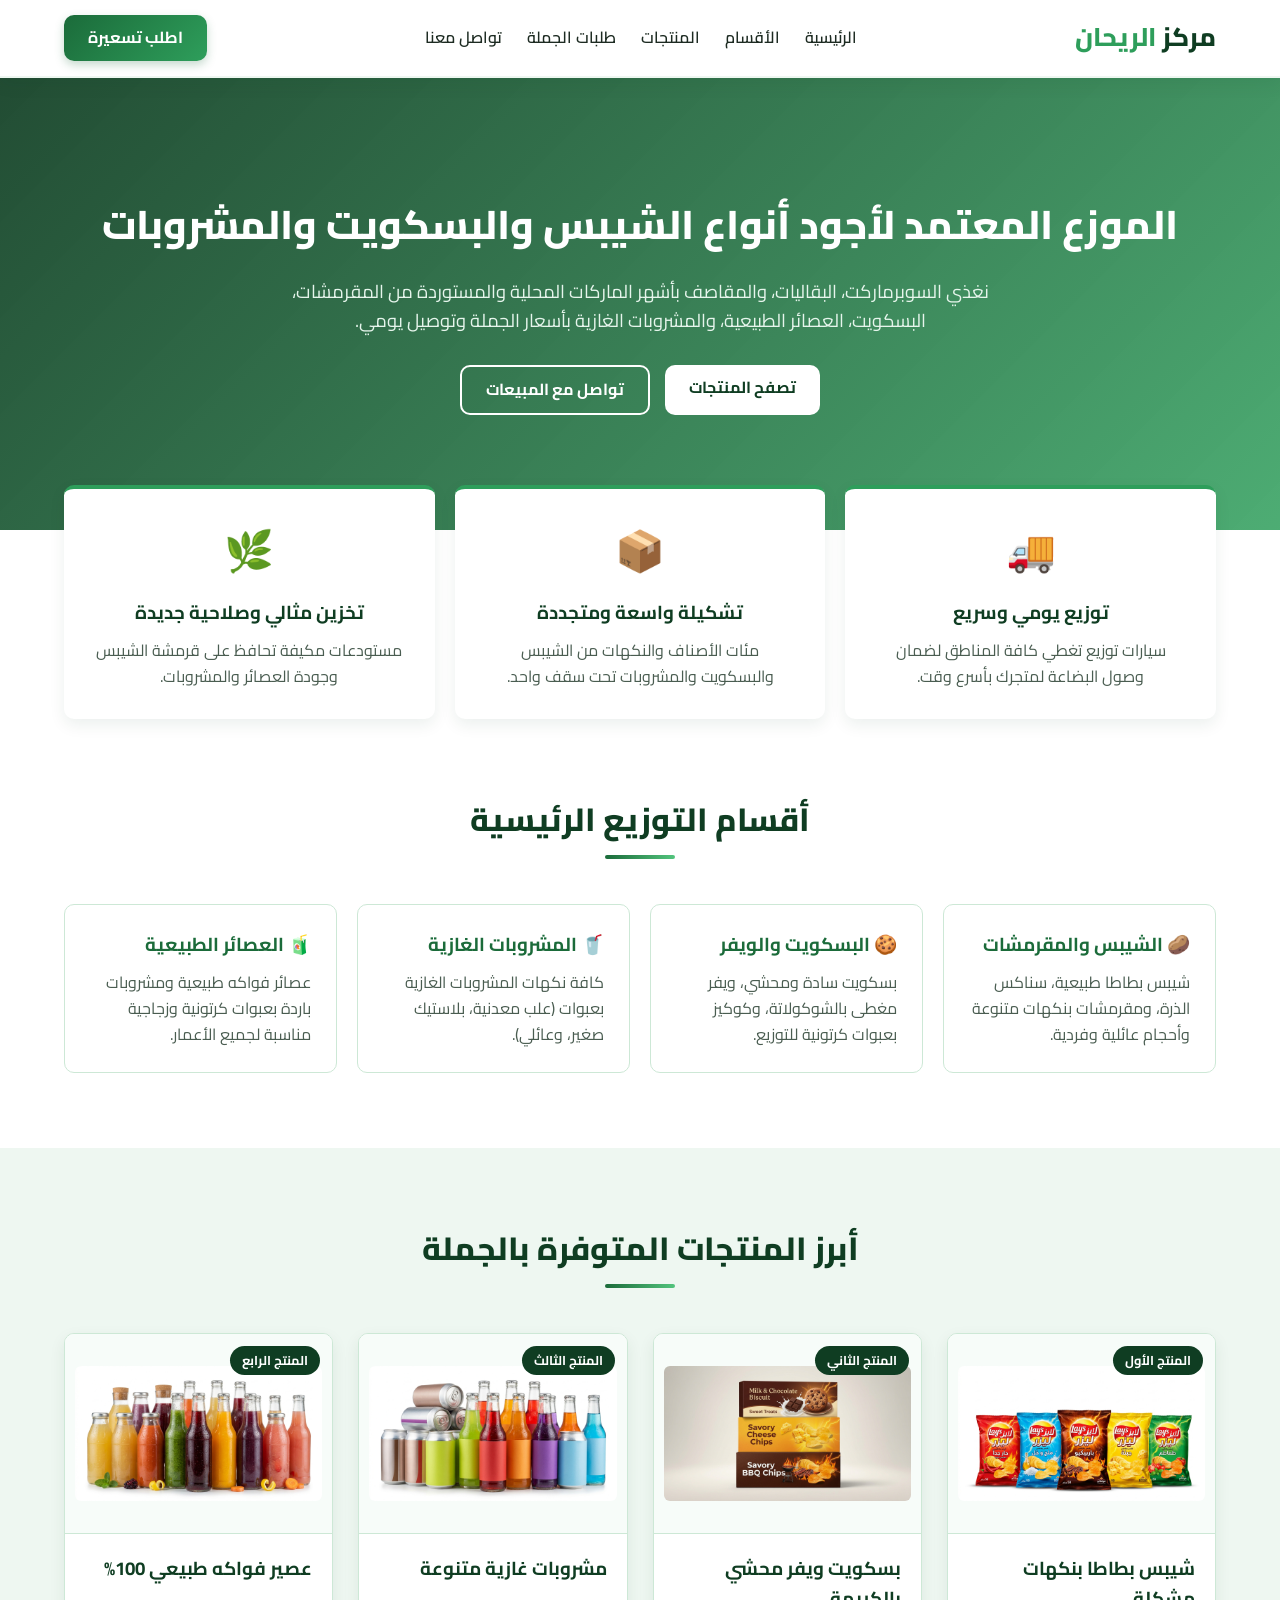
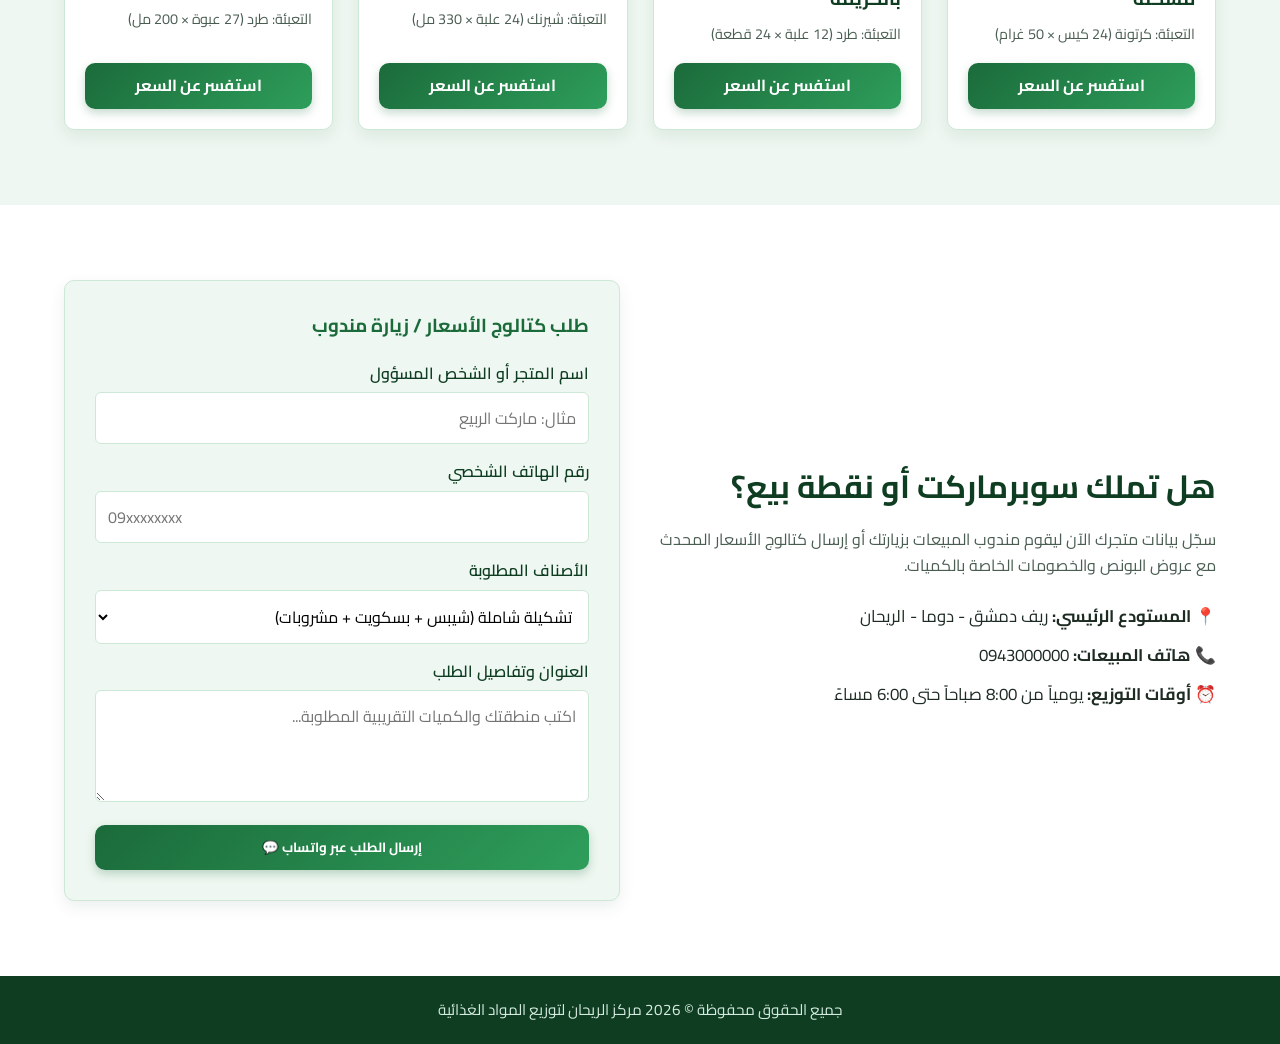
<file: index.html>
<!DOCTYPE html>
<html lang="ar" dir="rtl">
<head>
    <meta charset="UTF-8">
    <meta name="viewport" content="width=device-width, initial-scale=1.0">
    <title>مركز الريحان | لتوزيع الشيبس والبسكويت والمشروبات بالجملة</title>
    <!-- استدعاء خط عربي حديث من Google Fonts -->
    <link href="https://fonts.googleapis.com/css2?family=Cairo:wght@400;600;700;800&display=swap" rel="stylesheet">
    <!-- ربط ملف التنسيق -->
    <link rel="stylesheet" href="style.css">
</head>
<body>

    <!-- الشريط العلوي (القائمة) -->
    <header class="navbar">
        <div class="container nav-container">
            <a href="#" class="logo">مركز <span>الريحان</span></a>
            <nav>
                <ul class="nav-links">
                    <li><a href="#home">الرئيسية</a></li>
                    <li><a href="#categories">الأقسام</a></li>
                    <li><a href="#products">المنتجات</a></li>
                    <li><a href="#wholesale">طلبات الجملة</a></li>
                    <li><a href="#contact">تواصل معنا</a></li>
                </ul>
            </nav>
            <a href="#wholesale" class="btn btn-primary">اطلب تسعيرة</a>
        </div>
    </header>

    <!-- القسم الرئيسي (Hero Section) -->
    <section id="home" class="hero">
        <div class="container hero-content">
            <h1>الموزع المعتمد لأجود أنواع الشيبس والبسكويت والمشروبات</h1>
            <p>نغذي السوبرماركت، البقاليات، والمقاصف بأشهر الماركات المحلية والمستوردة من المقرمشات، البسكويت، العصائر الطبيعية، والمشروبات الغازية بأسعار الجملة وتوصيل يومي.</p>
            <div class="hero-buttons">
                <a href="#products" class="btn btn-light">تصفح المنتجات</a>
                <a href="#contact" class="btn btn-outline">تواصل مع المبيعات</a>
            </div>
        </div>
    </section>

    <!-- قسم المميزات -->
    <section class="features">
        <div class="container features-grid">
            <div class="feature-box">
                <div class="icon">🚚</div>
                <h3>توزيع يومي وسريع</h3>
                <p>سيارات توزيع تغطي كافة المناطق لضمان وصول البضاعة لمتجرك بأسرع وقت.</p>
            </div>
            <div class="feature-box">
                <div class="icon">📦</div>
                <h3>تشكيلة واسعة ومتجددة</h3>
                <p>مئات الأصناف والنكهات من الشيبس والبسكويت والمشروبات تحت سقف واحد.</p>
            </div>
            <div class="feature-box">
                <div class="icon">🌿</div>
                <h3>تخزين مثالي وصلاحية جديدة</h3>
                <p>مستودعات مكيفة تحافظ على قرمشة الشيبس وجودة العصائر والمشروبات.</p>
            </div>
        </div>
    </section>

    <!-- قسم التصنيفات -->
    <section id="categories" class="categories section-padding">
        <div class="container">
            <h2 class="section-title">أقسام التوزيع الرئيسية</h2>
            <div class="categories-grid">
                <div class="category-card">
                    <h3>🥔 الشيبس والمقرمشات</h3>
                    <p>شيبس بطاطا طبيعية، سناكس الذرة، ومقرمشات بنكهات متنوعة وأحجام عائلية وفردية.</p>
                </div>
                <div class="category-card">
                    <h3>🍪 البسكويت والويفر</h3>
                    <p>بسكويت سادة ومحشي، ويفر مغطى بالشوكولاتة، وكوكيز بعبوات كرتونية للتوزيع.</p>
                </div>
                <div class="category-card">
                    <h3>🥤 المشروبات الغازية</h3>
                    <p>كافة نكهات المشروبات الغازية بعبوات (علب معدنية، بلاستيك صغير، وعائلي).</p>
                </div>
                <div class="category-card">
                    <h3>🧃 العصائر الطبيعية</h3>
                    <p>عصائر فواكه طبيعية ومشروبات باردة بعبوات كرتونية وزجاجية مناسبة لجميع الأعمار.</p>
                </div>
            </div>
        </div>
    </section>

    <!-- قسم أبرز المنتجات -->
    <section id="products" class="products section-padding bg-green-tint">
        <div class="container">
            <h2 class="section-title">أبرز المنتجات المتوفرة بالجملة</h2>
            <div class="products-grid">
                <!-- منتج 1 -->
                <div class="product-card">
                    <div class="product-badge">المنتج الأول  </div>
                    <div class="product-img-placeholder"><img src="images/شبس.jpg"> </div>
                    <div class="product-info">
                        <h3>شيبس بطاطا بنكهات مشكلة</h3>
                        <p class="unit">التعبئة: كرتونة (24 كيس × 50 غرام)</p>
                        <a href="#wholesale" class="btn btn-primary btn-block">استفسر عن السعر</a>
                    </div>
                </div>
                <!-- منتج 2 -->
                <div class="product-card">
                    <div class="product-badge"> المنتج الثاني </div>
                    <div class="product-img-placeholder"><img src="images/بسكويت.jpg"> </div>
                    <div class="product-info">
                        <h3>بسكويت ويفر محشي بالكريمة</h3>
                        <p class="unit">التعبئة: طرد (12 علبة × 24 قطعة)</p>
                        <a href="#wholesale" class="btn btn-primary btn-block">استفسر عن السعر</a>
                    </div>
                </div>
                <!-- منتج 3 -->
                <div class="product-card">
                    <div class="product-badge"> المنتج الثالث</div>
                    <div class="product-img-placeholder"><img src="images/مشروبات غازية.jpg" >  </div>
                    <div class="product-info">
                        <h3>مشروبات غازية متنوعة</h3>
                        <p class="unit">التعبئة: شيرنك (24 علبة × 330 مل)</p>
                        <a href="#wholesale" class="btn btn-primary btn-block">استفسر عن السعر</a>
                    </div>
                </div>
                <!-- منتج 4 -->
                <div class="product-card">
                    <div class="product-badge"> المنتج الرابع</div>
                    <div class="product-img-placeholder"><img src="images/عصائر طبيعية.jpg">  </div>
                    <div class="product-info">
                        <h3>عصير فواكه طبيعي 100%</h3>
                        <p class="unit">التعبئة: طرد (27 عبوة × 200 مل)</p>
                        <a href="#wholesale" class="btn btn-primary btn-block">استفسر عن السعر</a>
                    </div>
                </div>
            </div>
        </div>
    </section>

    <!-- قسم طلبات الجملة والتواصل -->
    <section id="wholesale" class="order-section section-padding">
        <div class="container order-container">
            <div class="order-text">
                <h2>هل تملك سوبرماركت أو نقطة بيع؟</h2>
                <p>سجّل بيانات متجرك الآن ليقوم مندوب المبيعات بزيارتك أو إرسال كتالوج الأسعار المحدث مع عروض البونص والخصومات الخاصة بالكميات.</p>
                <ul class="contact-details" id="contact">
                    <li><strong>📍 المستودع الرئيسي:</strong>   ريف دمشق - دوما - الريحان  </li>
                    <li><strong>📞 هاتف المبيعات:</strong>   0943000000   </li>
                    <li><strong>⏰ أوقات التوزيع:</strong> يومياً من 8:00 صباحاً حتى 6:00 مساءً</li>
                </ul>
            </div>
            
            <!-- نموذج الطلب (مربوط بالواتساب) -->
            <form class="order-form" id="whatsappForm">
                <h3>طلب كتالوج الأسعار / زيارة مندوب</h3>
                <div class="form-group">
                    <label>اسم المتجر أو الشخص المسؤول</label>
                    <input type="text" id="storeName" placeholder="مثال: ماركت الربيع" required>
                </div>
                <div class="form-group">
                    <label>رقم الهاتف الشخصي</label>
                    <input type="tel" id="phoneNumber" placeholder="09xxxxxxxx" required>
                </div>
                <div class="form-group">
                    <label>الأصناف المطلوبة</label>
                    <select id="orderCategory">
                        <option>تشكيلة شاملة (شيبس + بسكويت + مشروبات)</option>
                        <option>قسم الشيبس والمقرمشات فقط</option>
                        <option>قسم البسكويت والويفر فقط</option>
                        <option>قسم المشروبات الغازية والعصائر</option>
                    </select>
                </div>
                <div class="form-group">
                    <label>العنوان وتفاصيل الطلب</label>
                    <textarea id="orderNotes" rows="3" placeholder="اكتب منطقتك والكميات التقريبية المطلوبة..."></textarea>
                </div>
                <button type="submit" class="btn btn-primary btn-block">إرسال الطلب عبر واتساب 💬</button>
            </form>
        </div>
    </section>

    <!-- التذييل (Footer) -->
    <footer>
        <div class="container">
            <p>جميع الحقوق محفوظة &copy; 2026   مركز الريحان لتوزيع المواد الغذائية</p>
        </div>
    </footer>

    <!-- كود الجافاسكريبت البسيط لربط النموذج بالواتساب  يعمل تلقائياً) -->
    <script>
        document.getElementById('whatsappForm').addEventListener('submit', function(e) {
            e.preventDefault(); // منع إعادة تحميل الصفحة

            // ** ضعي رقم هاتفكِ هنا بين الأقواس بدلاً من الأصفار (مع رمز الدولة بدون علامة +) **
            const myWhatsAppNumber = "96300000000"; 

            // جلب البيانات التي كتبها الزبون
            const store = document.getElementById('storeName').value;
            const phone = document.getElementById('phoneNumber').value;
            const category = document.getElementById('orderCategory').value;
            const notes = document.getElementById('orderNotes').value;

            // تنسيق رسالة الواتساب بشكل جميل ومنظم
            const message = `مرحباً، أريد طلب بضاعة للمتجر:%0a` +
                            `----------------------------------%0a` +
                            `🏪 *اسم المتجر:* ${store}%0a` +
                            `📞 *رقم الهاتف:* ${phone}%0a` +
                            `📦 *القسم المطلوب:* ${category}%0a` +
                            `📝 *الملاحظات:* ${notes}%0a` +
                            `----------------------------------`;

            // فتح تطبيق واتساب وإرسال الرسالة تلقائياً
            const whatsappURL = `https://wa.me/${myWhatsAppNumber}?text=${message}`;
            window.open(whatsappURL, '_blank');
        });
    </script>

</body>
</html>
</file>
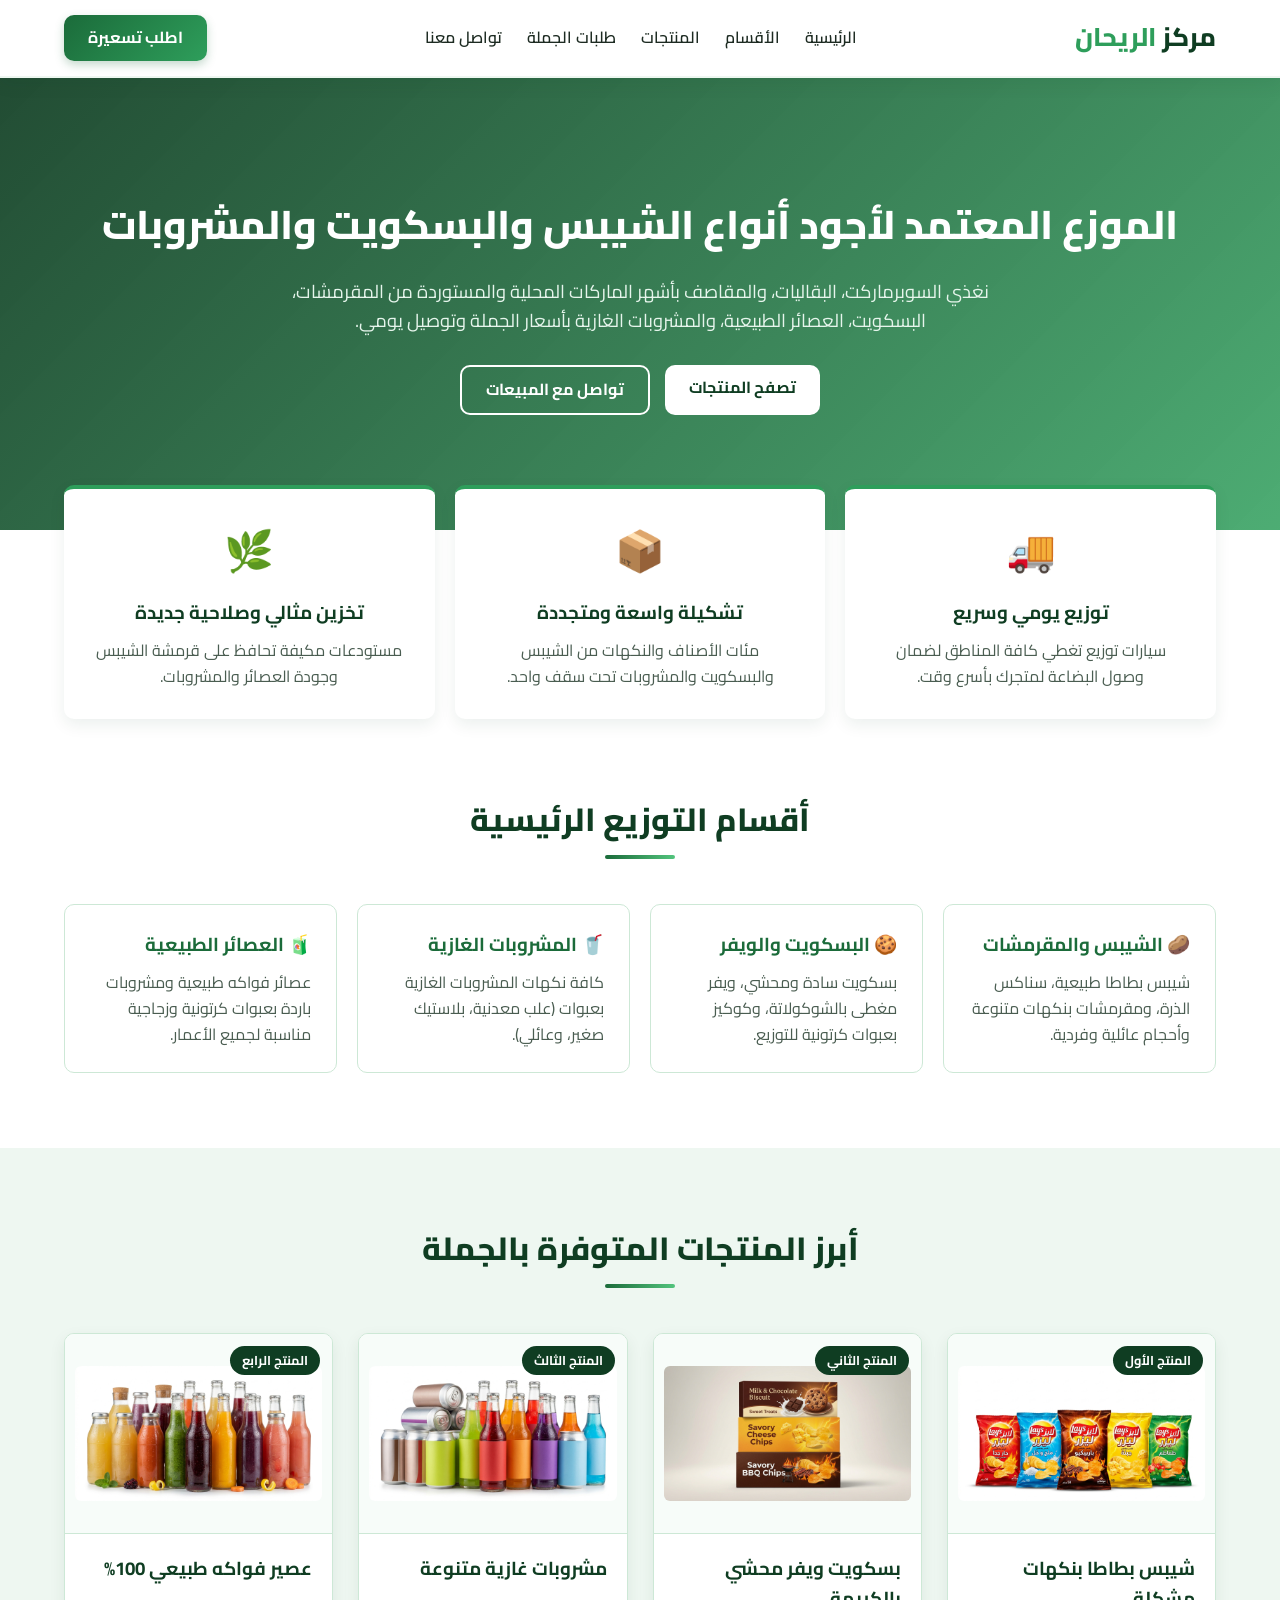
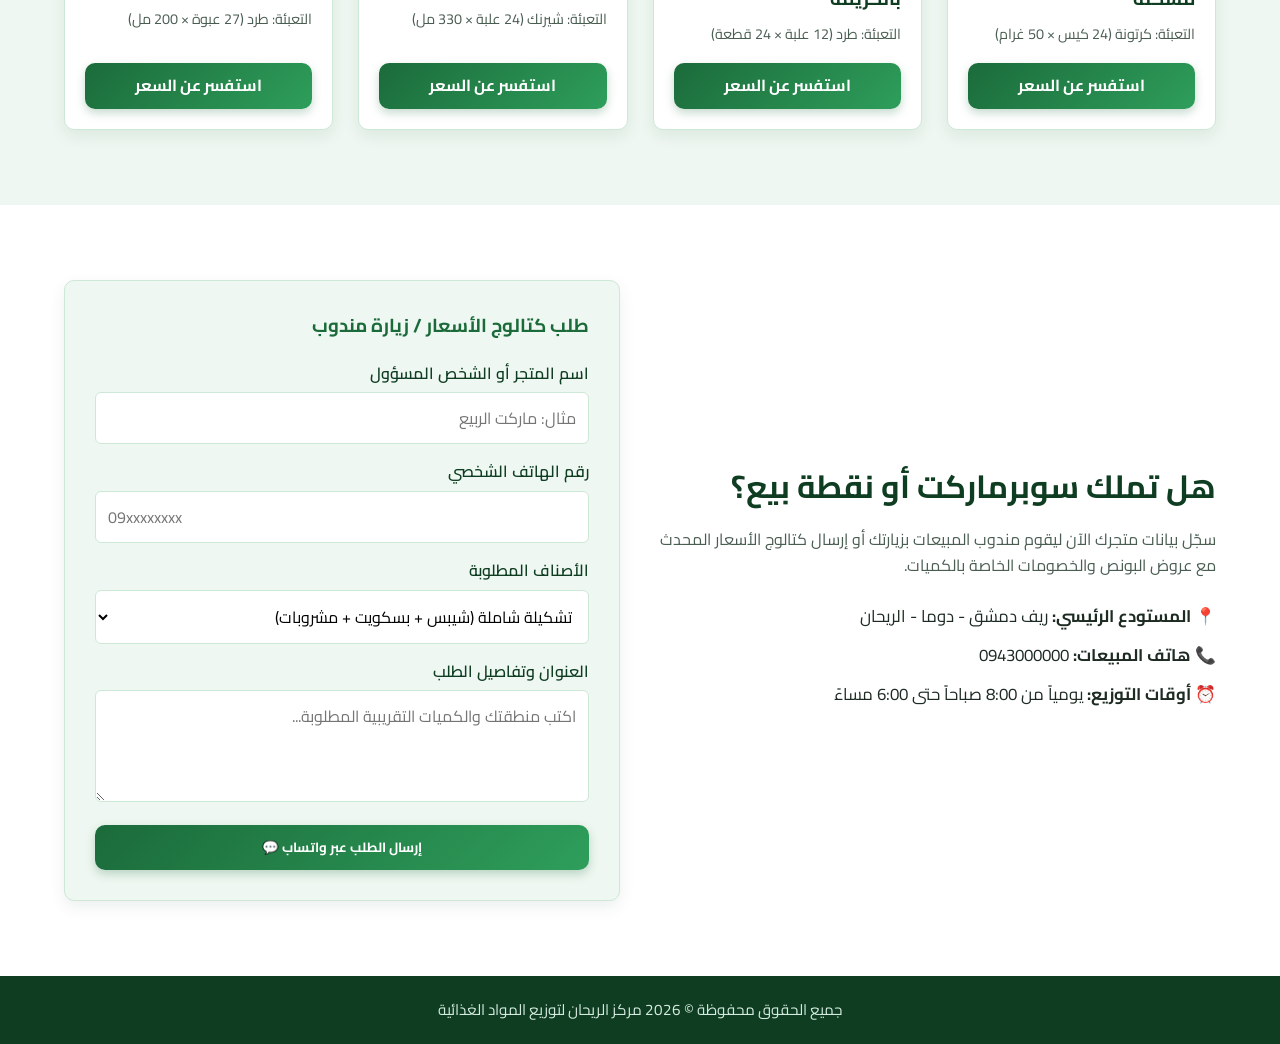
<file: store my dad/index.html>
<!DOCTYPE html>
<html lang="ar" dir="rtl">
<head>
    <meta charset="UTF-8">
    <meta name="viewport" content="width=device-width, initial-scale=1.0">
    <title>مركز الريحان | لتوزيع الشيبس والبسكويت والمشروبات بالجملة</title>
    <!-- استدعاء خط عربي حديث من Google Fonts -->
    <link href="https://fonts.googleapis.com/css2?family=Cairo:wght@400;600;700;800&display=swap" rel="stylesheet">
    <!-- ربط ملف التنسيق -->
    <link rel="stylesheet" href="style.css">
</head>
<body>

    <!-- الشريط العلوي (القائمة) -->
    <header class="navbar">
        <div class="container nav-container">
            <a href="#" class="logo">مركز <span>الريحان</span></a>
            <nav>
                <ul class="nav-links">
                    <li><a href="#home">الرئيسية</a></li>
                    <li><a href="#categories">الأقسام</a></li>
                    <li><a href="#products">المنتجات</a></li>
                    <li><a href="#wholesale">طلبات الجملة</a></li>
                    <li><a href="#contact">تواصل معنا</a></li>
                </ul>
            </nav>
            <a href="#wholesale" class="btn btn-primary">اطلب تسعيرة</a>
        </div>
    </header>

    <!-- القسم الرئيسي (Hero Section) -->
    <section id="home" class="hero">
        <div class="container hero-content">
            <h1>الموزع المعتمد لأجود أنواع الشيبس والبسكويت والمشروبات</h1>
            <p>نغذي السوبرماركت، البقاليات، والمقاصف بأشهر الماركات المحلية والمستوردة من المقرمشات، البسكويت، العصائر الطبيعية، والمشروبات الغازية بأسعار الجملة وتوصيل يومي.</p>
            <div class="hero-buttons">
                <a href="#products" class="btn btn-light">تصفح المنتجات</a>
                <a href="#contact" class="btn btn-outline">تواصل مع المبيعات</a>
            </div>
        </div>
    </section>

    <!-- قسم المميزات -->
    <section class="features">
        <div class="container features-grid">
            <div class="feature-box">
                <div class="icon">🚚</div>
                <h3>توزيع يومي وسريع</h3>
                <p>سيارات توزيع تغطي كافة المناطق لضمان وصول البضاعة لمتجرك بأسرع وقت.</p>
            </div>
            <div class="feature-box">
                <div class="icon">📦</div>
                <h3>تشكيلة واسعة ومتجددة</h3>
                <p>مئات الأصناف والنكهات من الشيبس والبسكويت والمشروبات تحت سقف واحد.</p>
            </div>
            <div class="feature-box">
                <div class="icon">🌿</div>
                <h3>تخزين مثالي وصلاحية جديدة</h3>
                <p>مستودعات مكيفة تحافظ على قرمشة الشيبس وجودة العصائر والمشروبات.</p>
            </div>
        </div>
    </section>

    <!-- قسم التصنيفات -->
    <section id="categories" class="categories section-padding">
        <div class="container">
            <h2 class="section-title">أقسام التوزيع الرئيسية</h2>
            <div class="categories-grid">
                <div class="category-card">
                    <h3>🥔 الشيبس والمقرمشات</h3>
                    <p>شيبس بطاطا طبيعية، سناكس الذرة، ومقرمشات بنكهات متنوعة وأحجام عائلية وفردية.</p>
                </div>
                <div class="category-card">
                    <h3>🍪 البسكويت والويفر</h3>
                    <p>بسكويت سادة ومحشي، ويفر مغطى بالشوكولاتة، وكوكيز بعبوات كرتونية للتوزيع.</p>
                </div>
                <div class="category-card">
                    <h3>🥤 المشروبات الغازية</h3>
                    <p>كافة نكهات المشروبات الغازية بعبوات (علب معدنية، بلاستيك صغير، وعائلي).</p>
                </div>
                <div class="category-card">
                    <h3>🧃 العصائر الطبيعية</h3>
                    <p>عصائر فواكه طبيعية ومشروبات باردة بعبوات كرتونية وزجاجية مناسبة لجميع الأعمار.</p>
                </div>
            </div>
        </div>
    </section>

    <!-- قسم أبرز المنتجات -->
    <section id="products" class="products section-padding bg-green-tint">
        <div class="container">
            <h2 class="section-title">أبرز المنتجات المتوفرة بالجملة</h2>
            <div class="products-grid">
                <!-- منتج 1 -->
                <div class="product-card">
                    <div class="product-badge">المنتج الأول  </div>
                    <div class="product-img-placeholder"><img src="images/شبس.jpg"> </div>
                    <div class="product-info">
                        <h3>شيبس بطاطا بنكهات مشكلة</h3>
                        <p class="unit">التعبئة: كرتونة (24 كيس × 50 غرام)</p>
                        <a href="#wholesale" class="btn btn-primary btn-block">استفسر عن السعر</a>
                    </div>
                </div>
                <!-- منتج 2 -->
                <div class="product-card">
                    <div class="product-badge"> المنتج الثاني </div>
                    <div class="product-img-placeholder"><img src="images/بسكويت.jpg"> </div>
                    <div class="product-info">
                        <h3>بسكويت ويفر محشي بالكريمة</h3>
                        <p class="unit">التعبئة: طرد (12 علبة × 24 قطعة)</p>
                        <a href="#wholesale" class="btn btn-primary btn-block">استفسر عن السعر</a>
                    </div>
                </div>
                <!-- منتج 3 -->
                <div class="product-card">
                    <div class="product-badge"> المنتج الثالث</div>
                    <div class="product-img-placeholder"><img src="images/مشروبات غازية.jpg" >  </div>
                    <div class="product-info">
                        <h3>مشروبات غازية متنوعة</h3>
                        <p class="unit">التعبئة: شيرنك (24 علبة × 330 مل)</p>
                        <a href="#wholesale" class="btn btn-primary btn-block">استفسر عن السعر</a>
                    </div>
                </div>
                <!-- منتج 4 -->
                <div class="product-card">
                    <div class="product-badge"> المنتج الرابع</div>
                    <div class="product-img-placeholder"><img src="images/عصائر طبيعية.jpg">  </div>
                    <div class="product-info">
                        <h3>عصير فواكه طبيعي 100%</h3>
                        <p class="unit">التعبئة: طرد (27 عبوة × 200 مل)</p>
                        <a href="#wholesale" class="btn btn-primary btn-block">استفسر عن السعر</a>
                    </div>
                </div>
            </div>
        </div>
    </section>

    <!-- قسم طلبات الجملة والتواصل -->
    <section id="wholesale" class="order-section section-padding">
        <div class="container order-container">
            <div class="order-text">
                <h2>هل تملك سوبرماركت أو نقطة بيع؟</h2>
                <p>سجّل بيانات متجرك الآن ليقوم مندوب المبيعات بزيارتك أو إرسال كتالوج الأسعار المحدث مع عروض البونص والخصومات الخاصة بالكميات.</p>
                <ul class="contact-details" id="contact">
                    <li><strong>📍 المستودع الرئيسي:</strong>   ريف دمشق - دوما - الريحان  </li>
                    <li><strong>📞 هاتف المبيعات:</strong>   0943000000   </li>
                    <li><strong>⏰ أوقات التوزيع:</strong> يومياً من 8:00 صباحاً حتى 6:00 مساءً</li>
                </ul>
            </div>
            
            <!-- نموذج الطلب (مربوط بالواتساب) -->
            <form class="order-form" id="whatsappForm">
                <h3>طلب كتالوج الأسعار / زيارة مندوب</h3>
                <div class="form-group">
                    <label>اسم المتجر أو الشخص المسؤول</label>
                    <input type="text" id="storeName" placeholder="مثال: ماركت الربيع" required>
                </div>
                <div class="form-group">
                    <label>رقم الهاتف الشخصي</label>
                    <input type="tel" id="phoneNumber" placeholder="09xxxxxxxx" required>
                </div>
                <div class="form-group">
                    <label>الأصناف المطلوبة</label>
                    <select id="orderCategory">
                        <option>تشكيلة شاملة (شيبس + بسكويت + مشروبات)</option>
                        <option>قسم الشيبس والمقرمشات فقط</option>
                        <option>قسم البسكويت والويفر فقط</option>
                        <option>قسم المشروبات الغازية والعصائر</option>
                    </select>
                </div>
                <div class="form-group">
                    <label>العنوان وتفاصيل الطلب</label>
                    <textarea id="orderNotes" rows="3" placeholder="اكتب منطقتك والكميات التقريبية المطلوبة..."></textarea>
                </div>
                <button type="submit" class="btn btn-primary btn-block">إرسال الطلب عبر واتساب 💬</button>
            </form>
        </div>
    </section>

    <!-- التذييل (Footer) -->
    <footer>
        <div class="container">
            <p>جميع الحقوق محفوظة &copy; 2026   مركز الريحان لتوزيع المواد الغذائية</p>
        </div>
    </footer>

    <!-- كود الجافاسكريبت البسيط لربط النموذج بالواتساب (  ، يعمل تلقائياً) -->
    <script>
        document.getElementById('whatsappForm').addEventListener('submit', function(e) {
            e.preventDefault(); // منع إعادة تحميل الصفحة

            // ** ضعي رقم هاتفكِ هنا بين الأقواس بدلاً من الأصفار (مع رمز الدولة بدون علامة +) **
            const myWhatsAppNumber = "96300000000"; 

            // جلب البيانات التي كتبها الزبون
            const store = document.getElementById('storeName').value;
            const phone = document.getElementById('phoneNumber').value;
            const category = document.getElementById('orderCategory').value;
            const notes = document.getElementById('orderNotes').value;

            // تنسيق رسالة الواتساب بشكل جميل ومنظم
            const message = `مرحباً، أريد طلب بضاعة للمتجر:%0a` +
                            `----------------------------------%0a` +
                            `🏪 *اسم المتجر:* ${store}%0a` +
                            `📞 *رقم الهاتف:* ${phone}%0a` +
                            `📦 *القسم المطلوب:* ${category}%0a` +
                            `📝 *الملاحظات:* ${notes}%0a` +
                            `----------------------------------`;

            // فتح تطبيق واتساب وإرسال الرسالة تلقائياً
            const whatsappURL = `https://wa.me/${myWhatsAppNumber}?text=${message}`;
            window.open(whatsappURL, '_blank');
        });
    </script>

</body>
</html>
</file>
<file: style.css>
/* لوحة الألوان المعتمدة على تدرجات الأخضر */
:root {
    --green-darkest: #0f3d22;      /* أخضر غامق جداً للعناوين والفوتر */
    --green-primary: #1b6b3a;      /* أخضر أساسي غني */
    --green-medium: #2e9e5b;       /* أخضر متوسط حيوي للأزرار والتمييز */
    --green-light: #52c47d;        /* أخضر فاتح للحدود والتأثيرات */
    --green-soft-bg: #eef7f1;      /* خلفية خضراء هادئة جداً */
    --green-mint-border: #cde8d6;  /* لون حدود البطاقات */
    --text-dark: #1d2b22;
    --text-muted: #4a5d51;
    --white: #ffffff;
    --border-radius: 10px;
    --shadow: 0 6px 16px rgba(15, 61, 34, 0.08);
}

* {
    margin: 0;
    padding: 0;
    box-sizing: border-box;
    font-family: 'Cairo', sans-serif;
}

html {
    scroll-behavior: smooth;
}

body {
    color: var(--text-dark);
    line-height: 1.6;
    background-color: var(--white);
}

.container {
    width: 90%;
    max-width: 1200px;
    margin: 0 auto;
}

.section-padding {
    padding: 75px 0;
}

.bg-green-tint {
    background-color: var(--green-soft-bg);
}

.section-title {
    text-align: center;
    font-size: 2rem;
    color: var(--green-darkest);
    margin-bottom: 45px;
    position: relative;
    font-weight: 800;
}

.section-title::after {
    content: '';
    display: block;
    width: 70px;
    height: 4px;
    background: linear-gradient(90deg, var(--green-primary), var(--green-light));
    margin: 10px auto 0;
    border-radius: 2px;
}

/* الأزرار بتدرجات الأخضر */
.btn {
    display: inline-block;
    padding: 10px 24px;
    border-radius: var(--border-radius);
    text-decoration: none;
    font-weight: 700;
    transition: all 0.3s ease;
    border: none;
    cursor: pointer;
    text-align: center;
}

.btn-primary {
    background: linear-gradient(135deg, var(--green-primary), var(--green-medium));
    color: var(--white);
    box-shadow: 0 4px 10px rgba(27, 107, 58, 0.25);
}

.btn-primary:hover {
    background: linear-gradient(135deg, var(--green-darkest), var(--green-primary));
    transform: translateY(-2px);
}

.btn-light {
    background-color: var(--white);
    color: var(--green-darkest);
}

.btn-light:hover {
    background-color: var(--green-soft-bg);
    color: var(--green-primary);
}

.btn-outline {
    border: 2px solid var(--white);
    color: var(--white);
    background: transparent;
}

.btn-outline:hover {
    background-color: var(--white);
    color: var(--green-darkest);
}

.btn-block {
    display: block;
    width: 100%;
}

/* الشريط العلوي */
.navbar {
    background-color: var(--white);
    border-bottom: 2px solid var(--green-soft-bg);
    box-shadow: var(--shadow);
    position: sticky;
    top: 0;
    z-index: 1000;
    padding: 15px 0;
}

.nav-container {
    display: flex;
    justify-content: space-between;
    align-items: center;
}

.logo {
    font-size: 1.6rem;
    font-weight: 800;
    color: var(--green-darkest);
    text-decoration: none;
}

.logo span {
    color: var(--green-medium);
}

.nav-links {
    list-style: none;
    display: flex;
    gap: 25px;
}

.nav-links a {
    text-decoration: none;
    color: var(--text-dark);
    font-weight: 600;
    transition: color 0.3s;
}

.nav-links a:hover {
    color: var(--green-medium);
}

/* القسم الرئيسي */
.hero {
    background: linear-gradient(135deg, rgba(15, 61, 34, 0.92), rgba(46, 158, 91, 0.85)), 
                url('https://images.unsplash.com/photo-1604719312566-8912e9227c6a?auto=format&fit=crop&w=1350&q=80') center/cover;
    color: var(--white);
    text-align: center;
    padding: 115px 20px;
}

.hero h1 {
    font-size: 2.5rem;
    margin-bottom: 20px;
    font-weight: 800;
}

.hero p {
    font-size: 1.15rem;
    max-width: 720px;
    margin: 0 auto 30px;
    color: #e6f5ec;
}

.hero-buttons {
    display: flex;
    justify-content: center;
    gap: 15px;
    flex-wrap: wrap;
}

/* المميزات */
.features {
    margin-top: -45px;
    position: relative;
    z-index: 10;
}

.features-grid {
    display: grid;
    grid-template-columns: repeat(auto-fit, minmax(280px, 1fr));
    gap: 20px;
}

.feature-box {
    background: var(--white);
    padding: 30px;
    border-radius: var(--border-radius);
    box-shadow: var(--shadow);
    border-top: 4px solid var(--green-medium);
    text-align: center;
}

.feature-box .icon {
    font-size: 2.5rem;
    margin-bottom: 15px;
}

.feature-box h3 {
    color: var(--green-darkest);
    margin-bottom: 10px;
}

.feature-box p {
    color: var(--text-muted);
}

/* التصنيفات */
.categories-grid {
    display: grid;
    grid-template-columns: repeat(auto-fit, minmax(250px, 1fr));
    gap: 20px;
}

.category-card {
    background-color: var(--white);
    border: 1.5px solid var(--green-mint-border);
    padding: 25px;
    border-radius: var(--border-radius);
    transition: all 0.3s ease;
}

.category-card:hover {
    transform: translateY(-5px);
    border-color: var(--green-medium);
    background-color: var(--green-soft-bg);
}

.category-card h3 {
    color: var(--green-primary);
    margin-bottom: 10px;
}

.category-card p {
    color: var(--text-muted);
}

/* المنتجات */
.products-grid {
    display: grid;
    grid-template-columns: repeat(auto-fit, minmax(260px, 1fr));
    gap: 25px;
}

.product-card {
    background: var(--white);
    border-radius: var(--border-radius);
    overflow: hidden;
    box-shadow: var(--shadow);
    border: 1px solid var(--green-mint-border);
    position: relative;
    display: flex;
    flex-direction: column;
    transition: transform 0.3s ease;
}

.product-card:hover {
    transform: translateY(-4px);
}

.product-badge {
    position: absolute;
    top: 12px;
    right: 12px;
    background-color: var(--green-darkest);
    color: var(--white);
    padding: 4px 12px;
    font-size: 0.8rem;
    border-radius: 20px;
    font-weight: 700;
}

/*.product-img-placeholder {
    height: 180px;
    background: linear-gradient(135deg, #dcf0e3, #c2e5ce);
    display: flex;
    align-items: center;
    justify-content: center;
    color: var(--green-primary);
    font-weight: 700;
}*/

.product-info {
    padding: 20px;
    flex-grow: 1;
    display: flex;
    flex-direction: column;
    justify-content: space-between;
}

.product-info h3 {
    color: var(--green-darkest);
    margin-bottom: 8px;
}

.product-info .unit {
    font-size: 0.9rem;
    color: var(--text-muted);
    margin-bottom: 18px;
}

/* قسم الطلب والتواصل */
.order-container {
    display: grid;
    grid-template-columns: 1fr 1fr;
    gap: 40px;
    align-items: center;
}

.order-text h2 {
    font-size: 2rem;
    color: var(--green-darkest);
    margin-bottom: 15px;
}

.order-text p {
    color: var(--text-muted);
}

.contact-details {
    list-style: none;
    margin-top: 25px;
}

.contact-details li {
    margin-bottom: 12px;
    font-size: 1.05rem;
    color: var(--text-dark);
}

.order-form {
    background: var(--green-soft-bg);
    padding: 30px;
    border-radius: var(--border-radius);
    border: 1px solid var(--green-mint-border);
    box-shadow: var(--shadow);
}

.order-form h3 {
    margin-bottom: 20px;
    color: var(--green-primary);
}

.form-group {
    margin-bottom: 15px;
}

.form-group label {
    display: block;
    margin-bottom: 6px;
    font-weight: 600;
    color: var(--green-darkest);
}

.form-group input,
.form-group select,
.form-group textarea {
    width: 100%;
    padding: 10px 12px;
    border: 1px solid var(--green-mint-border);
    background-color: var(--white);
    border-radius: 6px;
    font-size: 1rem;
}

.form-group input:focus,
.form-group select:focus,
.form-group textarea:focus {
    outline: none;
    border-color: var(--green-medium);
    box-shadow: 0 0 0 3px rgba(46, 158, 91, 0.15);
}

/* التذييل */
footer {
    background-color: var(--green-darkest);
    color: #d5ebe0;
    text-align: center;
    padding: 22px 0;
    font-size: 0.95rem;
}

/* التجاوب مع الشاشات الصغيرة (الموبايل) */
@media (max-width: 768px) {
    .nav-links {
        display: none;
    }
    
    .hero h1 {
        font-size: 1.85rem;
    }

    .order-container {
        grid-template-columns: 1fr;
    }
}
/* =========================================
   تنسيق صور المنتجات الحقيقية (الجديد)
   ========================================= */

/* 1. تنسيق الحاوية الرمادية الفاتحة التي تحيط بالصورة */
.product-img-placeholder {
    height: 200px; /* طول ثابت وموحد لكل بطاقات المنتجات */
    background-color: #f7fcf9; /* خلفية خضراء باهتة جداً أو رمادية لملء الفراغات */
    display: flex; /* لمركزة الصورة */
    align-items: center; /* تمركز الصورة عمودياً */
    justify-content: center; /* تمركز الصورة أفقياً */
    overflow: hidden; /* إخفاء أي جزء زائد خارج الحاوية */
    padding: 10px; /* مسافة بين الصورة وحافة البطاقة */
    border-bottom: 1px solid var(--green-mint-border); /* خط فاصلي بسيط */
}

/* 2. تنسيق الصورة الحقيقية نفسها (wsm img) */
.product-img-placeholder img {
    max-width: 100%; /* أقصى عرض هو عرض الحاوية */
    max-height: 100%; /* أقصى طول هو طول الحاوية */
    
    /* الخيار الأهم لظهور الصورة كاملة: object-fit: contain; */
    /* هذا يجعل الصورة تتقلص لتتلاءم تماماً مع المربع دون أن تُقص أو تتمدد */
    object-fit: contain; 
    
    border-radius: calc(var(--border-radius) - 4px); /* زوايا منحنية بسيطة للصورة */
}
/* =========================================
   تنسيقات خاصة بالشاشات الصغيرة (الموبايل)
   ========================================= */

@media (max-width: 768px) {
    /* 1. تبسيط الشريط العلوي (Navbar) */
    .nav-container {
        flex-direction: column; /* جعل اللوغو والقائمة فوق بعضهم */
        padding: 10px;
    }

    .nav-links {
        display: none; /* إخفاء القائمة التقليدية على الموبايل (يفضل استبدالها لاحقاً بزر قائمة hamburger) */
    }

    /* 2. تصغير حجم خط العنوان الرئيسي */
    .hero h1 {
        font-size: 1.8rem;
        padding: 0 10px;
    }

    /* 3. جعل المميزات تظهر في عمود واحد */
    .features-grid {
        grid-template-columns: 1fr; /* عمود واحد فقط بدلاً من 3 */
        gap: 15px;
    }

    /* 4. جعل تصنيفات المنتجات تظهر في عمود واحد */
    .categories-grid {
        grid-template-columns: 1fr; /* عمود واحد فقط بدلاً من 4 */
        gap: 15px;
    }

    /* 5. ترتيب المنتجات في صفين على الموبايل */
    .products-grid {
        grid-template-columns: 1fr 1fr; /* صف يحتوي على منتجين */
        gap: 10px; /* مسافة أصغر بين المنتجات */
        padding: 0 5px;
    }
    
    .product-card {
        padding: 10px;
    }
    
    .product-img-placeholder {
        height: 120px; /* تصغير حجم الصورة على الموبايل */
    }

    /* 6. تبسيط قسم طلبات الجملة */
    .order-container {
        grid-template-columns: 1fr; /* عمود واحد بدلاً من عمودين */
        gap: 20px;
        text-align: center;
    }
    
    .contact-details {
        text-align: right; /* الحفاظ على محاذاة التفاصيل جهة اليمين على الموبايل */
        padding: 0 15px;
    }
}
</file>
<file: store my dad/style.css>
/* لوحة الألوان المعتمدة على تدرجات الأخضر */
:root {
    --green-darkest: #0f3d22;      /* أخضر غامق جداً للعناوين والفوتر */
    --green-primary: #1b6b3a;      /* أخضر أساسي غني */
    --green-medium: #2e9e5b;       /* أخضر متوسط حيوي للأزرار والتمييز */
    --green-light: #52c47d;        /* أخضر فاتح للحدود والتأثيرات */
    --green-soft-bg: #eef7f1;      /* خلفية خضراء هادئة جداً */
    --green-mint-border: #cde8d6;  /* لون حدود البطاقات */
    --text-dark: #1d2b22;
    --text-muted: #4a5d51;
    --white: #ffffff;
    --border-radius: 10px;
    --shadow: 0 6px 16px rgba(15, 61, 34, 0.08);
}

* {
    margin: 0;
    padding: 0;
    box-sizing: border-box;
    font-family: 'Cairo', sans-serif;
}

html {
    scroll-behavior: smooth;
}

body {
    color: var(--text-dark);
    line-height: 1.6;
    background-color: var(--white);
}

.container {
    width: 90%;
    max-width: 1200px;
    margin: 0 auto;
}

.section-padding {
    padding: 75px 0;
}

.bg-green-tint {
    background-color: var(--green-soft-bg);
}

.section-title {
    text-align: center;
    font-size: 2rem;
    color: var(--green-darkest);
    margin-bottom: 45px;
    position: relative;
    font-weight: 800;
}

.section-title::after {
    content: '';
    display: block;
    width: 70px;
    height: 4px;
    background: linear-gradient(90deg, var(--green-primary), var(--green-light));
    margin: 10px auto 0;
    border-radius: 2px;
}

/* الأزرار بتدرجات الأخضر */
.btn {
    display: inline-block;
    padding: 10px 24px;
    border-radius: var(--border-radius);
    text-decoration: none;
    font-weight: 700;
    transition: all 0.3s ease;
    border: none;
    cursor: pointer;
    text-align: center;
}

.btn-primary {
    background: linear-gradient(135deg, var(--green-primary), var(--green-medium));
    color: var(--white);
    box-shadow: 0 4px 10px rgba(27, 107, 58, 0.25);
}

.btn-primary:hover {
    background: linear-gradient(135deg, var(--green-darkest), var(--green-primary));
    transform: translateY(-2px);
}

.btn-light {
    background-color: var(--white);
    color: var(--green-darkest);
}

.btn-light:hover {
    background-color: var(--green-soft-bg);
    color: var(--green-primary);
}

.btn-outline {
    border: 2px solid var(--white);
    color: var(--white);
    background: transparent;
}

.btn-outline:hover {
    background-color: var(--white);
    color: var(--green-darkest);
}

.btn-block {
    display: block;
    width: 100%;
}

/* الشريط العلوي */
.navbar {
    background-color: var(--white);
    border-bottom: 2px solid var(--green-soft-bg);
    box-shadow: var(--shadow);
    position: sticky;
    top: 0;
    z-index: 1000;
    padding: 15px 0;
}

.nav-container {
    display: flex;
    justify-content: space-between;
    align-items: center;
}

.logo {
    font-size: 1.6rem;
    font-weight: 800;
    color: var(--green-darkest);
    text-decoration: none;
}

.logo span {
    color: var(--green-medium);
}

.nav-links {
    list-style: none;
    display: flex;
    gap: 25px;
}

.nav-links a {
    text-decoration: none;
    color: var(--text-dark);
    font-weight: 600;
    transition: color 0.3s;
}

.nav-links a:hover {
    color: var(--green-medium);
}

/* القسم الرئيسي */
.hero {
    background: linear-gradient(135deg, rgba(15, 61, 34, 0.92), rgba(46, 158, 91, 0.85)), 
                url('https://images.unsplash.com/photo-1604719312566-8912e9227c6a?auto=format&fit=crop&w=1350&q=80') center/cover;
    color: var(--white);
    text-align: center;
    padding: 115px 20px;
}

.hero h1 {
    font-size: 2.5rem;
    margin-bottom: 20px;
    font-weight: 800;
}

.hero p {
    font-size: 1.15rem;
    max-width: 720px;
    margin: 0 auto 30px;
    color: #e6f5ec;
}

.hero-buttons {
    display: flex;
    justify-content: center;
    gap: 15px;
    flex-wrap: wrap;
}

/* المميزات */
.features {
    margin-top: -45px;
    position: relative;
    z-index: 10;
}

.features-grid {
    display: grid;
    grid-template-columns: repeat(auto-fit, minmax(280px, 1fr));
    gap: 20px;
}

.feature-box {
    background: var(--white);
    padding: 30px;
    border-radius: var(--border-radius);
    box-shadow: var(--shadow);
    border-top: 4px solid var(--green-medium);
    text-align: center;
}

.feature-box .icon {
    font-size: 2.5rem;
    margin-bottom: 15px;
}

.feature-box h3 {
    color: var(--green-darkest);
    margin-bottom: 10px;
}

.feature-box p {
    color: var(--text-muted);
}

/* التصنيفات */
.categories-grid {
    display: grid;
    grid-template-columns: repeat(auto-fit, minmax(250px, 1fr));
    gap: 20px;
}

.category-card {
    background-color: var(--white);
    border: 1.5px solid var(--green-mint-border);
    padding: 25px;
    border-radius: var(--border-radius);
    transition: all 0.3s ease;
}

.category-card:hover {
    transform: translateY(-5px);
    border-color: var(--green-medium);
    background-color: var(--green-soft-bg);
}

.category-card h3 {
    color: var(--green-primary);
    margin-bottom: 10px;
}

.category-card p {
    color: var(--text-muted);
}

/* المنتجات */
.products-grid {
    display: grid;
    grid-template-columns: repeat(auto-fit, minmax(260px, 1fr));
    gap: 25px;
}

.product-card {
    background: var(--white);
    border-radius: var(--border-radius);
    overflow: hidden;
    box-shadow: var(--shadow);
    border: 1px solid var(--green-mint-border);
    position: relative;
    display: flex;
    flex-direction: column;
    transition: transform 0.3s ease;
}

.product-card:hover {
    transform: translateY(-4px);
}

.product-badge {
    position: absolute;
    top: 12px;
    right: 12px;
    background-color: var(--green-darkest);
    color: var(--white);
    padding: 4px 12px;
    font-size: 0.8rem;
    border-radius: 20px;
    font-weight: 700;
}

/*.product-img-placeholder {
    height: 180px;
    background: linear-gradient(135deg, #dcf0e3, #c2e5ce);
    display: flex;
    align-items: center;
    justify-content: center;
    color: var(--green-primary);
    font-weight: 700;
}*/

.product-info {
    padding: 20px;
    flex-grow: 1;
    display: flex;
    flex-direction: column;
    justify-content: space-between;
}

.product-info h3 {
    color: var(--green-darkest);
    margin-bottom: 8px;
}

.product-info .unit {
    font-size: 0.9rem;
    color: var(--text-muted);
    margin-bottom: 18px;
}

/* قسم الطلب والتواصل */
.order-container {
    display: grid;
    grid-template-columns: 1fr 1fr;
    gap: 40px;
    align-items: center;
}

.order-text h2 {
    font-size: 2rem;
    color: var(--green-darkest);
    margin-bottom: 15px;
}

.order-text p {
    color: var(--text-muted);
}

.contact-details {
    list-style: none;
    margin-top: 25px;
}

.contact-details li {
    margin-bottom: 12px;
    font-size: 1.05rem;
    color: var(--text-dark);
}

.order-form {
    background: var(--green-soft-bg);
    padding: 30px;
    border-radius: var(--border-radius);
    border: 1px solid var(--green-mint-border);
    box-shadow: var(--shadow);
}

.order-form h3 {
    margin-bottom: 20px;
    color: var(--green-primary);
}

.form-group {
    margin-bottom: 15px;
}

.form-group label {
    display: block;
    margin-bottom: 6px;
    font-weight: 600;
    color: var(--green-darkest);
}

.form-group input,
.form-group select,
.form-group textarea {
    width: 100%;
    padding: 10px 12px;
    border: 1px solid var(--green-mint-border);
    background-color: var(--white);
    border-radius: 6px;
    font-size: 1rem;
}

.form-group input:focus,
.form-group select:focus,
.form-group textarea:focus {
    outline: none;
    border-color: var(--green-medium);
    box-shadow: 0 0 0 3px rgba(46, 158, 91, 0.15);
}

/* التذييل */
footer {
    background-color: var(--green-darkest);
    color: #d5ebe0;
    text-align: center;
    padding: 22px 0;
    font-size: 0.95rem;
}

/* التجاوب مع الشاشات الصغيرة (الموبايل) */
@media (max-width: 768px) {
    .nav-links {
        display: none;
    }
    
    .hero h1 {
        font-size: 1.85rem;
    }

    .order-container {
        grid-template-columns: 1fr;
    }
}
/* =========================================
   تنسيق صور المنتجات الحقيقية (الجديد)
   ========================================= */

/* 1. تنسيق الحاوية الرمادية الفاتحة التي تحيط بالصورة */
.product-img-placeholder {
    height: 200px; /* طول ثابت وموحد لكل بطاقات المنتجات */
    background-color: #f7fcf9; /* خلفية خضراء باهتة جداً أو رمادية لملء الفراغات */
    display: flex; /* لمركزة الصورة */
    align-items: center; /* تمركز الصورة عمودياً */
    justify-content: center; /* تمركز الصورة أفقياً */
    overflow: hidden; /* إخفاء أي جزء زائد خارج الحاوية */
    padding: 10px; /* مسافة بين الصورة وحافة البطاقة */
    border-bottom: 1px solid var(--green-mint-border); /* خط فاصلي بسيط */
}

/* 2. تنسيق الصورة الحقيقية نفسها (wsm img) */
.product-img-placeholder img {
    max-width: 100%; /* أقصى عرض هو عرض الحاوية */
    max-height: 100%; /* أقصى طول هو طول الحاوية */
    
    /* الخيار الأهم لظهور الصورة كاملة: object-fit: contain; */
    /* هذا يجعل الصورة تتقلص لتتلاءم تماماً مع المربع دون أن تُقص أو تتمدد */
    object-fit: contain; 
    
    border-radius: calc(var(--border-radius) - 4px); /* زوايا منحنية بسيطة للصورة */
}
/* =========================================
   تنسيقات خاصة بالشاشات الصغيرة (الموبايل)
   ========================================= */

@media (max-width: 768px) {
    /* 1. تبسيط الشريط العلوي (Navbar) */
    .nav-container {
        flex-direction: column; /* جعل اللوغو والقائمة فوق بعضهم */
        padding: 10px;
    }

    .nav-links {
        display: none; /* إخفاء القائمة التقليدية على الموبايل (يفضل استبدالها لاحقاً بزر قائمة hamburger) */
    }

    /* 2. تصغير حجم خط العنوان الرئيسي */
    .hero h1 {
        font-size: 1.8rem;
        padding: 0 10px;
    }

    /* 3. جعل المميزات تظهر في عمود واحد */
    .features-grid {
        grid-template-columns: 1fr; /* عمود واحد فقط بدلاً من 3 */
        gap: 15px;
    }

    /* 4. جعل تصنيفات المنتجات تظهر في عمود واحد */
    .categories-grid {
        grid-template-columns: 1fr; /* عمود واحد فقط بدلاً من 4 */
        gap: 15px;
    }

    /* 5. ترتيب المنتجات في صفين على الموبايل */
    .products-grid {
        grid-template-columns: 1fr 1fr; /* صف يحتوي على منتجين */
        gap: 10px; /* مسافة أصغر بين المنتجات */
        padding: 0 5px;
    }
    
    .product-card {
        padding: 10px;
    }
    
    .product-img-placeholder {
        height: 120px; /* تصغير حجم الصورة على الموبايل */
    }

    /* 6. تبسيط قسم طلبات الجملة */
    .order-container {
        grid-template-columns: 1fr; /* عمود واحد بدلاً من عمودين */
        gap: 20px;
        text-align: center;
    }
    
    .contact-details {
        text-align: right; /* الحفاظ على محاذاة التفاصيل جهة اليمين على الموبايل */
        padding: 0 15px;
    }
}
</file>
